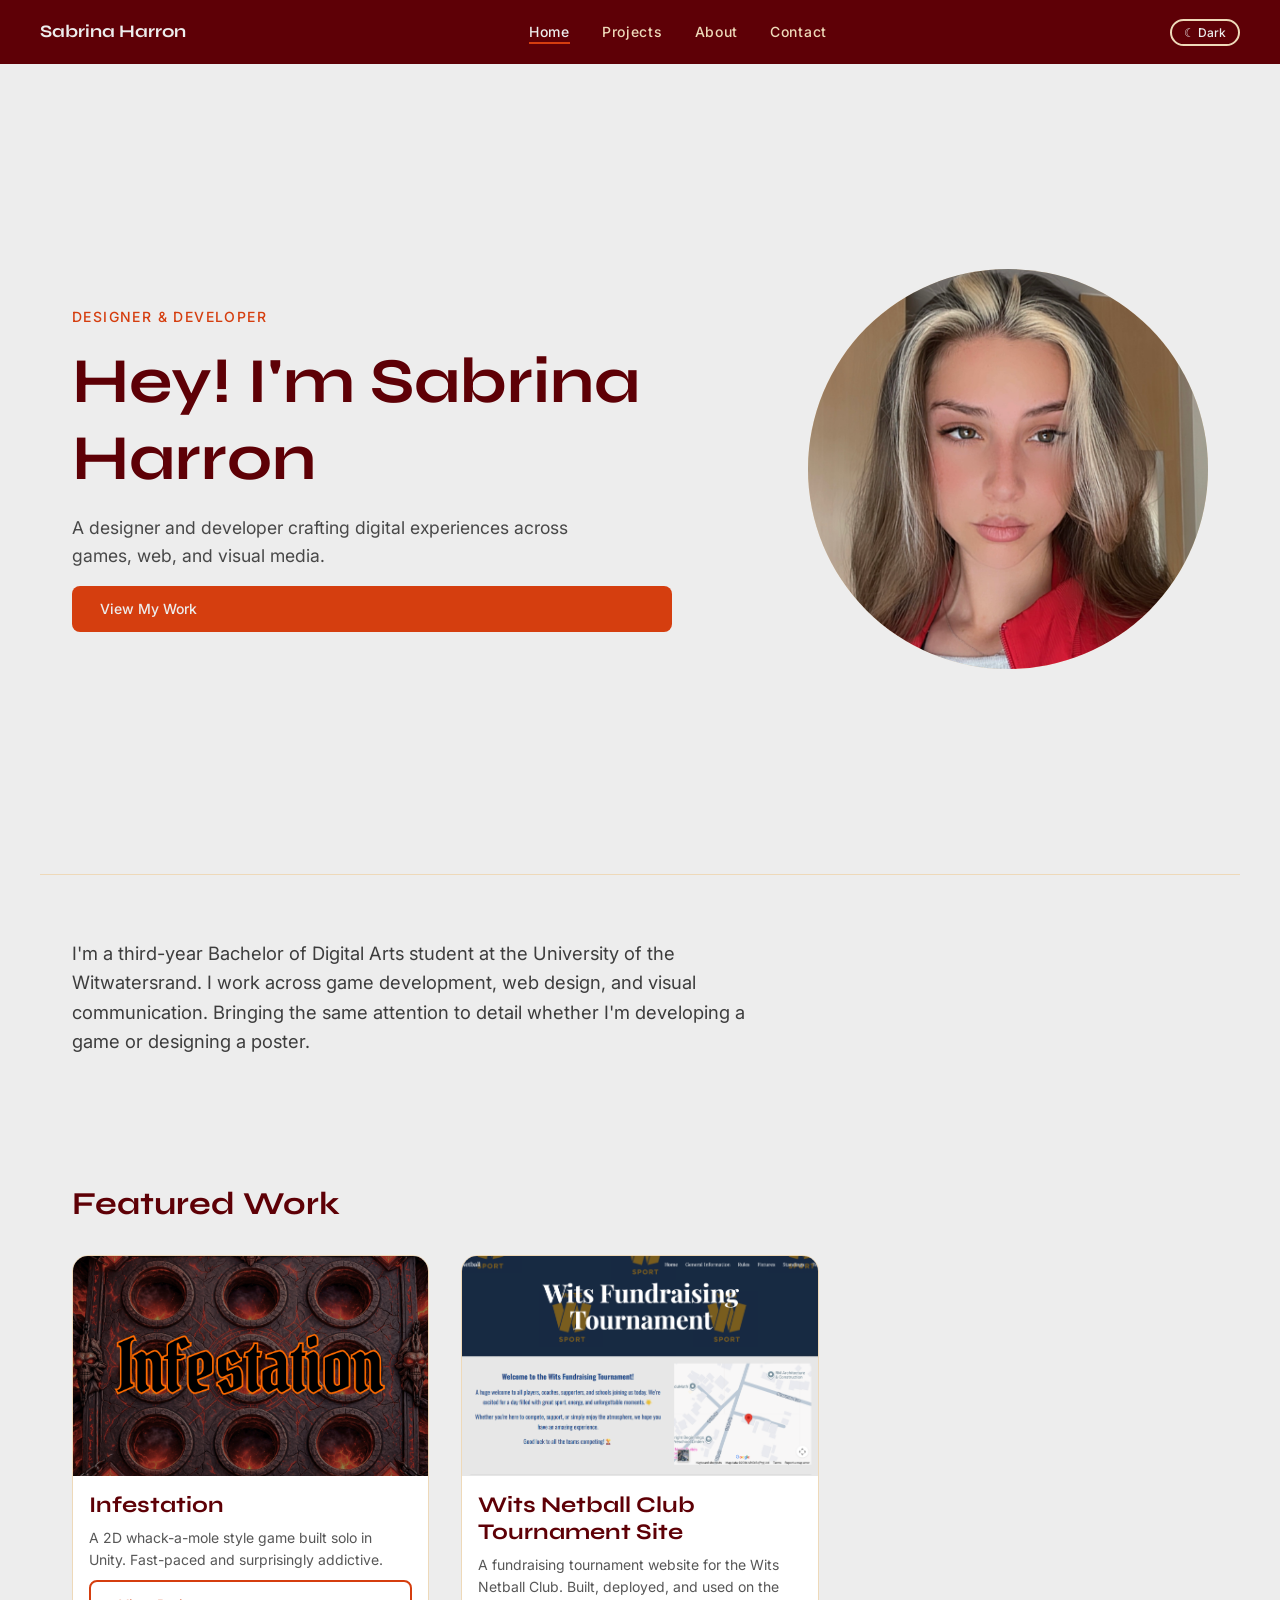
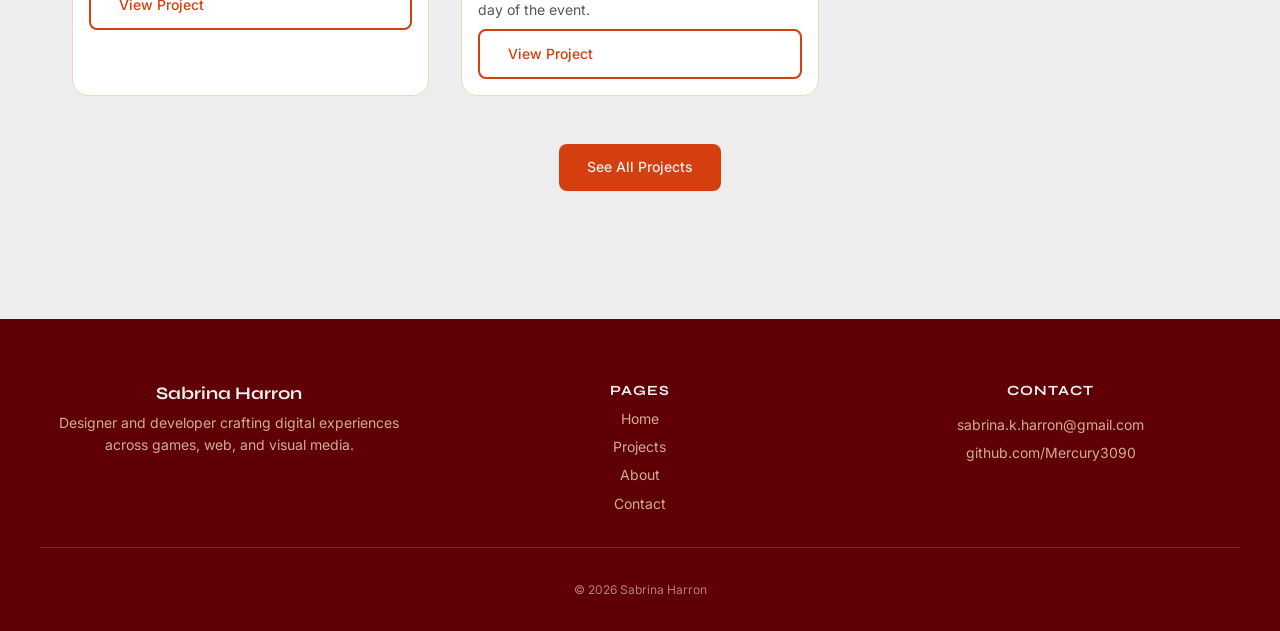
<file: index.html>
<!DOCTYPE html>
<html lang="en">
<head>
  <meta charset="UTF-8">
  <meta name="viewport" content="width=device-width, initial-scale=1.0">
  <title>Sabrina Harron — Designer & Developer</title>
  <link rel="stylesheet" href="css/styles.css">
  <script src="js/navigation.js" defer></script>
  <script src="js/theme.js" defer></script>

</head>
<body>

  <main>

    <section class="hero">
      <div class="hero-content">
        <p class="hero-tag">Designer & Developer</p>
        <h1>Hey! I'm Sabrina Harron</h1>
        <p class="hero-tagline">A designer and developer crafting digital experiences across games, web, and visual media.</p>
        <a href="projects.html" class="btn btn-primary">View My Work</a>
      </div>
      <div class="hero-visual">
        <img src="images/profile/profile2.jpg" alt="Portrait photo of Sabrina Harron">
      </div>
    </section>

    <section class="intro container">
      <p class="intro-text">I'm a third-year Bachelor of Digital Arts student at the University of the Witwatersrand. I work across game development, web design, and visual communication. Bringing the same attention to detail whether I'm developing a game or designing a poster.</p>
    </section>

    <section class="featured container">
      <h2>Featured Work</h2>
      <div class="featured-grid">

        <article class="project-card">
          <div class="card-image">
            <img src="images/projects/infestation.png" alt="Screenshot of Infestation, a 2D whack-a-mole game built in Unity">
          </div>
          <div class="card-body">
            <h3>Infestation</h3>
            <p>A 2D whack-a-mole style game built solo in Unity. Fast-paced and surprisingly addictive.</p>
            <a href="project-detail.html?project=1" class="btn btn-secondary">View Project</a>
          </div>
        </article>

        <article class="project-card">
          <div class="card-image">
            <img src="images/projects/wits-netball.png" alt="Screenshot of the Wits Netball Club fundraising tournament website">
          </div>
          <div class="card-body">
            <h3>Wits Netball Club Tournament Site</h3>
            <p>A fundraising tournament website for the Wits Netball Club. Built, deployed, and used on the day of the event.</p>
            <a href="project-detail.html?project=3" class="btn btn-secondary">View Project</a>
          </div>
        </article>

      </div>
      <div class="featured-cta">
        <a href="projects.html" class="btn btn-primary">See All Projects</a>
      </div>
    </section>

  </main>

  <footer class="site-footer">
  <div class="footer-grid">
    <div class="footer-brand">
      <h3>Sabrina Harron</h3>
      <p>Designer and developer crafting digital experiences across games, web, and visual media.</p>
    </div>
    <div class="footer-links">
      <h4>Pages</h4>
      <ul>
        <li><a href="index.html">Home</a></li>
        <li><a href="projects.html">Projects</a></li>
        <li><a href="about.html">About</a></li>
        <li><a href="contact.html">Contact</a></li>
      </ul>
    </div>
    <div class="footer-contact">
      <h4>Contact</h4>
      <a href="mailto:sabrina.k.harron@gmail.com">sabrina.k.harron@gmail.com</a>
      <a href="https://github.com/Mercury3090" target="_blank" rel="noopener">github.com/Mercury3090</a>
    </div>
  </div>
  <div class="footer-bottom">
    <p>&copy; 2026 Sabrina Harron</p>
  </div>
</footer>

</body>
</html>
</file>
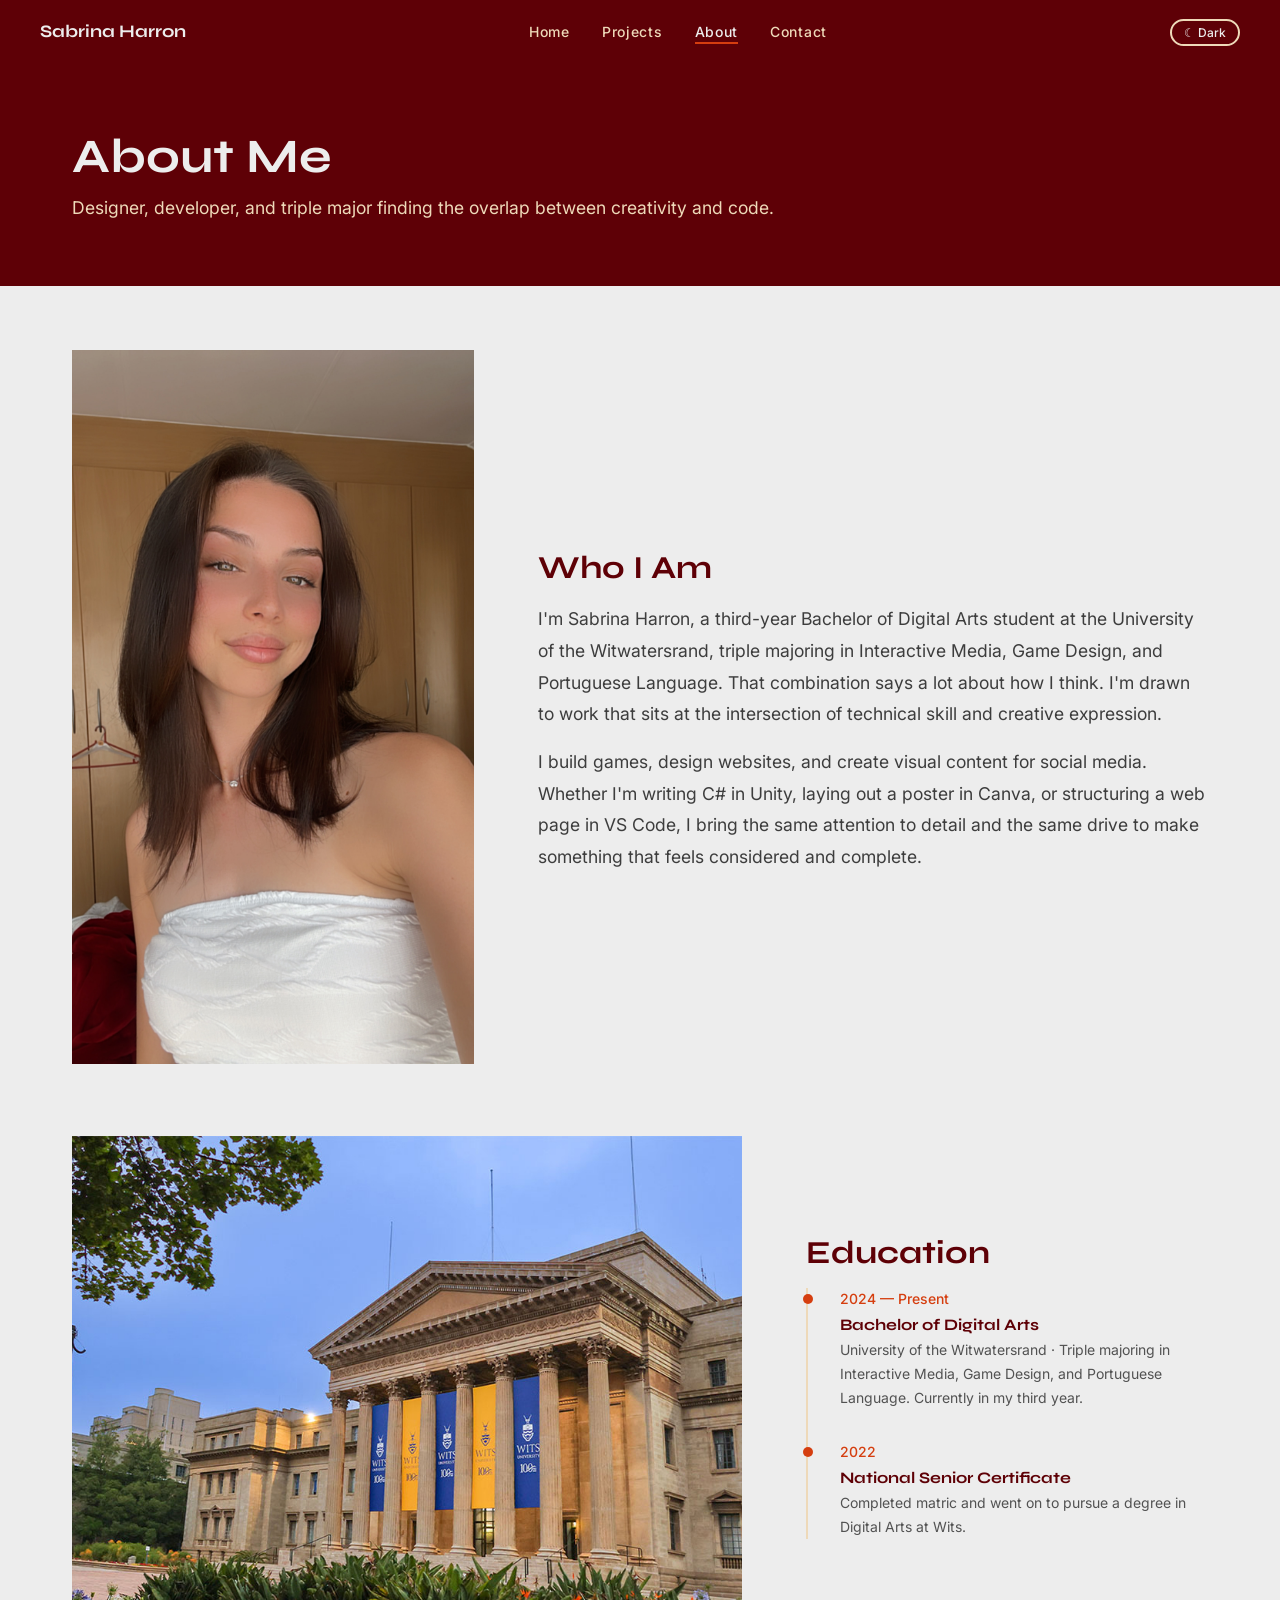
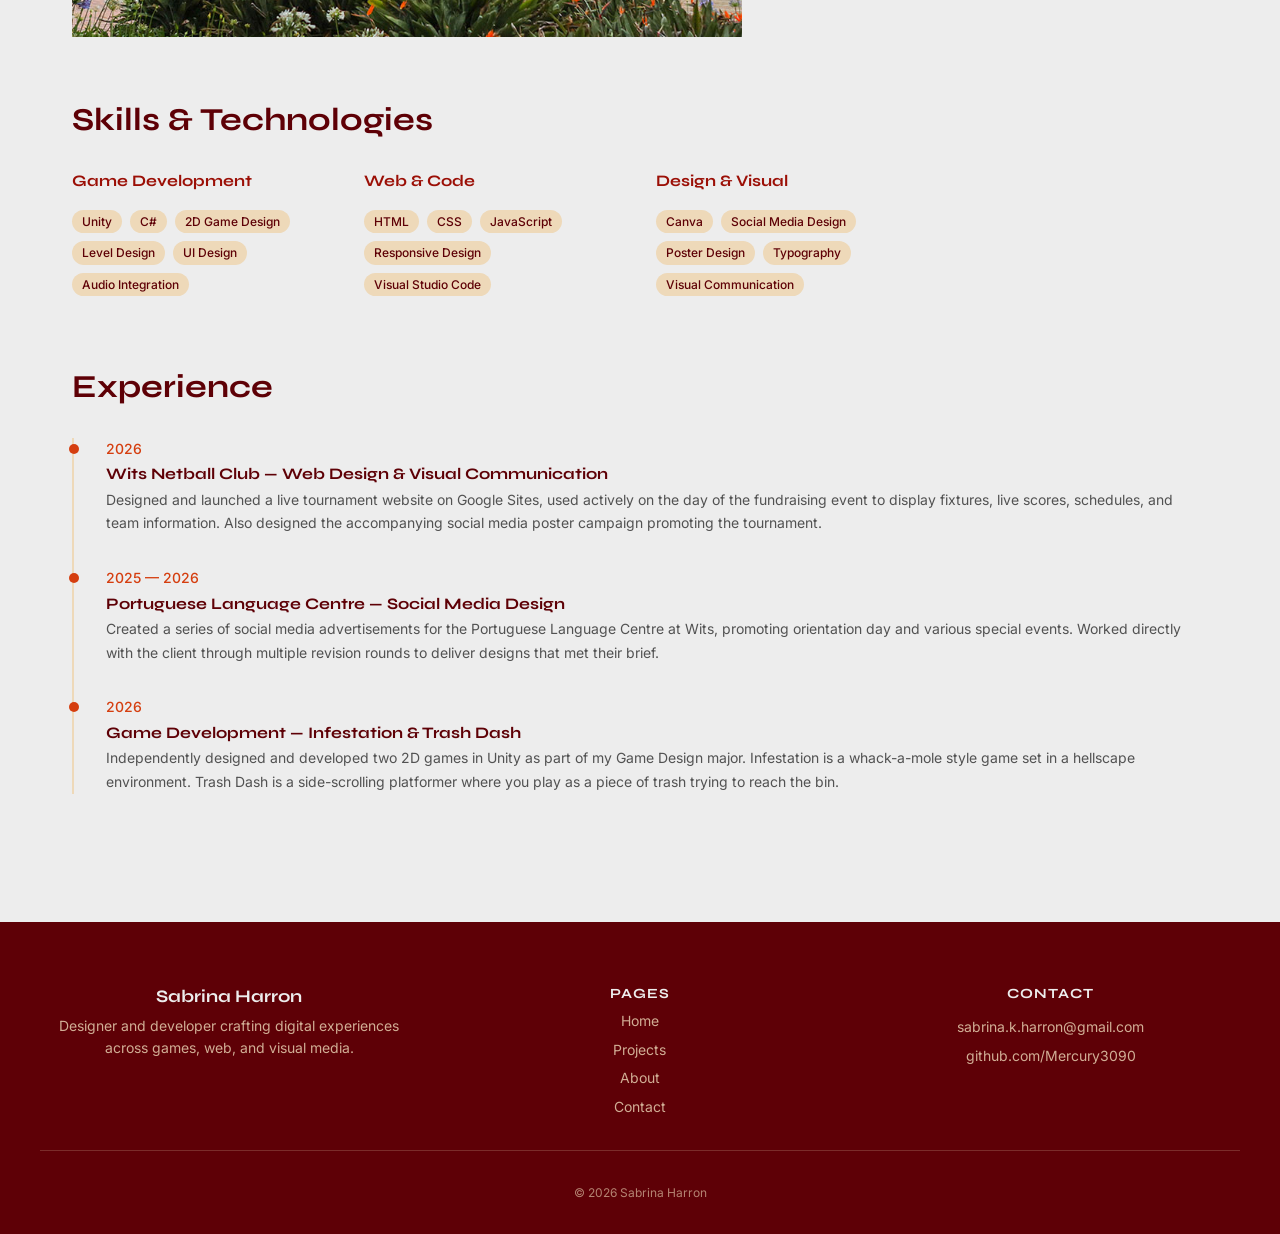
<file: about.html>
<!DOCTYPE html>
<html lang="en">
<head>
  <meta charset="UTF-8">
  <meta name="viewport" content="width=device-width, initial-scale=1.0">
  <title>About — Sabrina Harron</title>
  <link rel="stylesheet" href="css/styles.css">
  <script src="js/navigation.js" defer></script>
  <script src="js/theme.js" defer></script>
  
</head>
<body>
  <main>
    <section class="page-header">
      <div class="container">
        <h1>About Me</h1>
        <p>Designer, developer, and triple major finding the overlap between creativity and code.</p>
      </div>
    </section>

    <section class="about-section container">

      <div class="about-row">
        <div class="about-image">
          <img src="images/profile/profile.JPG" alt="Portrait photo of Sabrina Harron">
        </div>
        <div class="about-text">
          <h2>Who I Am</h2>
          <p>
            I'm Sabrina Harron, a third-year Bachelor of Digital Arts student at the University 
            of the Witwatersrand, triple majoring in Interactive Media, Game Design, and 
            Portuguese Language. That combination says a lot about how I think. I'm drawn to 
            work that sits at the intersection of technical skill and creative expression.
          </p>
          <p>
            I build games, design websites, and create visual content for social media. Whether 
            I'm writing C# in Unity, laying out a poster in Canva, or structuring a web page 
            in VS Code, I bring the same attention to detail and the same drive to make 
            something that feels considered and complete.
          </p>
        </div>
      </div>

      <div class="about-row about-row-reverse">
        <div class="about-text">
          <h2>Education</h2>
          <div class="timeline">
            <div class="timeline-item">
              <span class="timeline-year">2024 — Present</span>
              <h3>Bachelor of Digital Arts</h3>
              <p>University of the Witwatersrand · Triple majoring in Interactive Media, 
              Game Design, and Portuguese Language. Currently in my third year.</p>
            </div>
            <div class="timeline-item">
              <span class="timeline-year">2022</span>
              <h3>National Senior Certificate</h3>
              <p>Completed matric and went on to pursue a degree in Digital Arts at Wits.</p>
            </div>
          </div>
        </div>
            <div class="about-image about-image-secondary">
              <img src="images/projects/wits.jpg" alt="University of the Witwatersrand campus">
            </div>
        </div>
      </div>

      <div class="about-skills">
        <h2>Skills & Technologies</h2>
        <div class="skills-grid">

          <div class="skill-group">
            <h3>Game Development</h3>
            <div class="card-tags">
              <span class="tag">Unity</span>
              <span class="tag">C#</span>
              <span class="tag">2D Game Design</span>
              <span class="tag">Level Design</span>
              <span class="tag">UI Design</span>
              <span class="tag">Audio Integration</span>
            </div>
          </div>

          <div class="skill-group">
            <h3>Web & Code</h3>
            <div class="card-tags">
              <span class="tag">HTML</span>
              <span class="tag">CSS</span>
              <span class="tag">JavaScript</span>
              <span class="tag">Responsive Design</span>
              <span class="tag">Visual Studio Code</span>
            </div>
          </div>

          <div class="skill-group">
            <h3>Design & Visual</h3>
            <div class="card-tags">
              <span class="tag">Canva</span>
              <span class="tag">Social Media Design</span>
              <span class="tag">Poster Design</span>
              <span class="tag">Typography</span>
              <span class="tag">Visual Communication</span>
            </div>
          </div>

        </div>
      </div>

      <div class="about-experience">
        <h2>Experience</h2>
        <div class="timeline">

          <div class="timeline-item">
            <span class="timeline-year">2026</span>
            <h3>Wits Netball Club — Web Design & Visual Communication</h3>
            <p>Designed and launched a live tournament website on Google Sites, used 
            actively on the day of the fundraising event to display fixtures, live scores, 
            schedules, and team information. Also designed the accompanying social media 
            poster campaign promoting the tournament.</p>
          </div>

          <div class="timeline-item">
            <span class="timeline-year">2025 — 2026</span>
            <h3>Portuguese Language Centre — Social Media Design</h3>
            <p>Created a series of social media advertisements for the Portuguese Language 
            Centre at Wits, promoting orientation day and various special events. Worked 
            directly with the client through multiple revision rounds to deliver designs 
            that met their brief.</p>
          </div>

          <div class="timeline-item">
            <span class="timeline-year">2026</span>
            <h3>Game Development — Infestation & Trash Dash</h3>
            <p>Independently designed and developed two 2D games in Unity as part of my 
            Game Design major. Infestation is a whack-a-mole style game set in a hellscape 
            environment. Trash Dash is a side-scrolling platformer where you play as a piece 
            of trash trying to reach the bin.</p>
          </div>

        </div>
      </div>

    </section>

  </main>

  <footer class="site-footer">
  <div class="footer-grid">
    <div class="footer-brand">
      <h3>Sabrina Harron</h3>
      <p>Designer and developer crafting digital experiences across games, web, and visual media.</p>
    </div>
    <div class="footer-links">
      <h4>Pages</h4>
      <ul>
        <li><a href="index.html">Home</a></li>
        <li><a href="projects.html">Projects</a></li>
        <li><a href="about.html">About</a></li>
        <li><a href="contact.html">Contact</a></li>
      </ul>
    </div>
    <div class="footer-contact">
      <h4>Contact</h4>
      <a href="mailto:sabrina.k.harron@gmail.com">sabrina.k.harron@gmail.com</a>
      <a href="https://github.com/Mercury3090" target="_blank" rel="noopener">github.com/Mercury3090</a>
    </div>
  </div>
  <div class="footer-bottom">
    <p>&copy; 2026 Sabrina Harron</p>
  </div>
</footer>

</body>
</html>
</file>
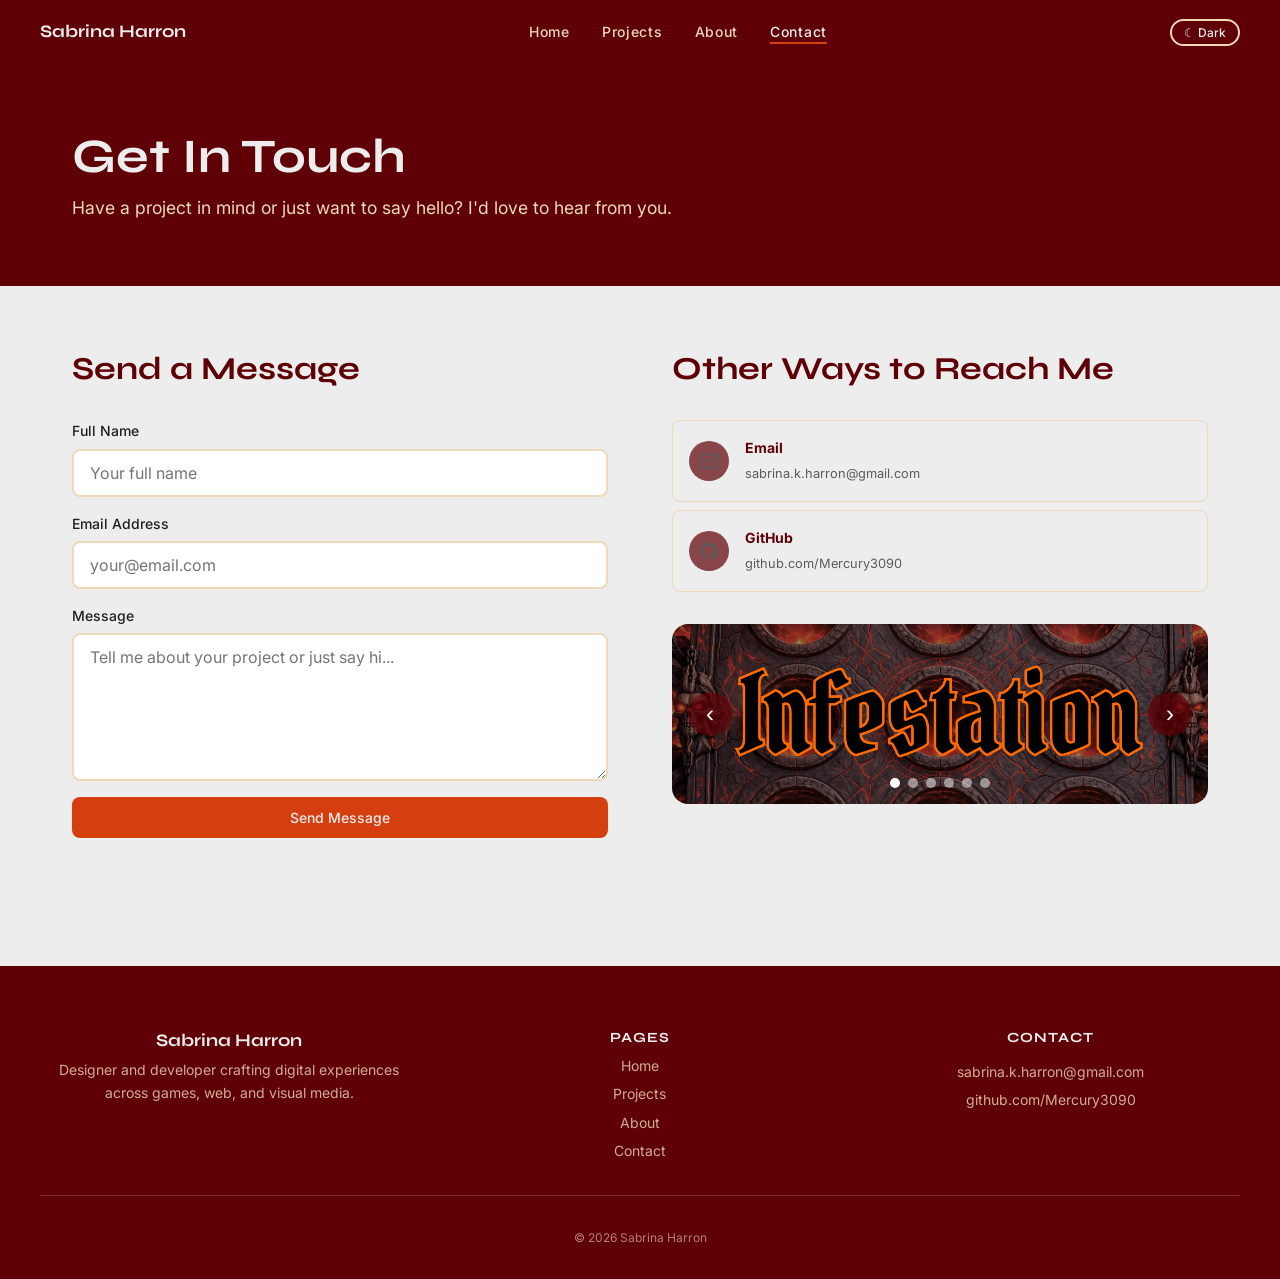
<file: contact.html>
<!DOCTYPE html>
<html lang="en">
<head>
  <meta charset="UTF-8">
  <meta name="viewport" content="width=device-width, initial-scale=1.0">
  <title>Contact — Sabrina Harron</title>
  <link rel="stylesheet" href="css/styles.css">
  <script src="js/navigation.js" defer></script>
  <script src="js/validation.js" defer></script>
  <script src="js/gallery.js" defer></script>
  <script src="js/theme.js" defer></script>

</head>
<body>

  <main>

    <section class="page-header">
      <div class="container">
        <h1>Get In Touch</h1>
        <p>Have a project in mind or just want to say hello? I'd love to hear from you.</p>
      </div>
    </section>

    <section class="contact-section container">

      <div class="contact-grid">

        <div class="contact-form-wrapper">
          <h2>Send a Message</h2>

          <form class="contact-form" id="contact-form" novalidate>

            <div class="form-group">
              <label for="name">Full Name</label>
              <input
                type="text"
                id="name"
                name="name"
                placeholder="Your full name"
                autocomplete="name"
              >
              <span class="form-error" id="name-error"></span>
            </div>

            <div class="form-group">
              <label for="email">Email Address</label>
              <input
                type="email"
                id="email"
                name="email"
                placeholder="your@email.com"
                autocomplete="email"
              >
              <span class="form-error" id="email-error"></span>
            </div>

            <div class="form-group">
              <label for="message">Message</label>
              <textarea
                id="message"
                name="message"
                rows="6"
                placeholder="Tell me about your project or just say hi..."
              ></textarea>
              <span class="form-error" id="message-error"></span>
            </div>

            <button type="submit" class="btn btn-primary">Send Message</button>

            <div class="form-success" id="form-success">
              <p>Thanks for your message! I'll get back to you soon.</p>
            </div>

          </form>
        </div>

        <div class="contact-info">

          <h2>Other Ways to Reach Me</h2>

          <div class="contact-methods">

            <a href="mailto:sabrina.k.harron@gmail.com" class="contact-method">
              <span class="contact-icon">
                <svg xmlns="http://www.w3.org/2000/svg" width="20" height="20" viewBox="0 0 24 24" fill="none" stroke="currentColor" stroke-width="2" stroke-linecap="round" stroke-linejoin="round">
                  <rect x="2" y="4" width="20" height="16" rx="2"/>
                  <path d="m22 7-8.97 5.7a1.94 1.94 0 0 1-2.06 0L2 7"/>
                </svg>
              </span>
              <div>
                <strong>Email</strong>
                <span>sabrina.k.harron@gmail.com</span>
              </div>
            </a>

            <a href="https://github.com/Mercury3090" target="_blank" rel="noopener" class="contact-method">
              <span class="contact-icon">
                <svg xmlns="http://www.w3.org/2000/svg" width="20" height="20" viewBox="0 0 24 24" fill="currentColor">
                  <path d="M12 2C6.477 2 2 6.477 2 12c0 4.42 2.865 8.17 6.839 9.49.5.092.682-.217.682-.482 0-.237-.008-.866-.013-1.7-2.782.604-3.369-1.34-3.369-1.34-.454-1.156-1.11-1.464-1.11-1.464-.908-.62.069-.608.069-.608 1.003.07 1.531 1.03 1.531 1.03.892 1.529 2.341 1.087 2.91.832.092-.647.35-1.088.636-1.338-2.22-.253-4.555-1.11-4.555-4.943 0-1.091.39-1.984 1.029-2.683-.103-.253-.446-1.27.098-2.647 0 0 .84-.269 2.75 1.025A9.578 9.578 0 0 1 12 6.836a9.59 9.59 0 0 1 2.504.337c1.909-1.294 2.747-1.025 2.747-1.025.546 1.377.202 2.394.1 2.647.64.699 1.028 1.592 1.028 2.683 0 3.842-2.339 4.687-4.566 4.935.359.309.678.919.678 1.852 0 1.336-.012 2.415-.012 2.741 0 .267.18.578.688.48C19.138 20.167 22 16.418 22 12c0-5.523-4.477-10-10-10z"/>
                </svg>
              </span>
              <div>
                <strong>GitHub</strong>
                <span>github.com/Mercury3090</span>
              </div>
            </a>

          </div>

          <div class="gallery contact-gallery">
            <div class="gallery-track" id="gallery-track">
              <img src="images/projects/infestation.png" alt="Preview of Infestation game" class="gallery-slide">
              <img src="images/projects/trash-dash-7.png" alt="Preview of Trash Dash game" class="gallery-slide">
              <img src="images/projects/wits-netball.png" alt="Preview of Wits Netball tournament website" class="gallery-slide">
              <img src="images/projects/portuguese-ads-3.png" alt="Preview of Portuguese Language Centre ads" class="gallery-slide">
              <img src="images/projects/wits-7.png" alt="Preview of Wits Netball tournament posters" class="gallery-slide">
              <img src="images/projects/wits-8.png" alt="Preview of Wits Fundraising Tournament Design Pack" class="gallery-slide">
            </div>
            <button class="gallery-btn gallery-prev" aria-label="Previous image">&#8249;</button>
            <button class="gallery-btn gallery-next" aria-label="Next image">&#8250;</button>
            <div class="gallery-dots" id="gallery-dots"></div>
          </div>

        </div>

      </div>

    </section>

  </main>

  <footer class="site-footer">
  <div class="footer-grid">
    <div class="footer-brand">
      <h3>Sabrina Harron</h3>
      <p>Designer and developer crafting digital experiences across games, web, and visual media.</p>
    </div>
    <div class="footer-links">
      <h4>Pages</h4>
      <ul>
        <li><a href="index.html">Home</a></li>
        <li><a href="projects.html">Projects</a></li>
        <li><a href="about.html">About</a></li>
        <li><a href="contact.html">Contact</a></li>
      </ul>
    </div>
    <div class="footer-contact">
      <h4>Contact</h4>
      <a href="mailto:sabrina.k.harron@gmail.com">sabrina.k.harron@gmail.com</a>
      <a href="https://github.com/Mercury3090" target="_blank" rel="noopener">github.com/Mercury3090</a>
    </div>
  </div>
  <div class="footer-bottom">
    <p>&copy; 2026 Sabrina Harron</p>
  </div>
</footer>
    <script>
      document.addEventListener('DOMContentLoaded', () => {
        initGallery();
      });
    </script>
</body>
</html>
</file>
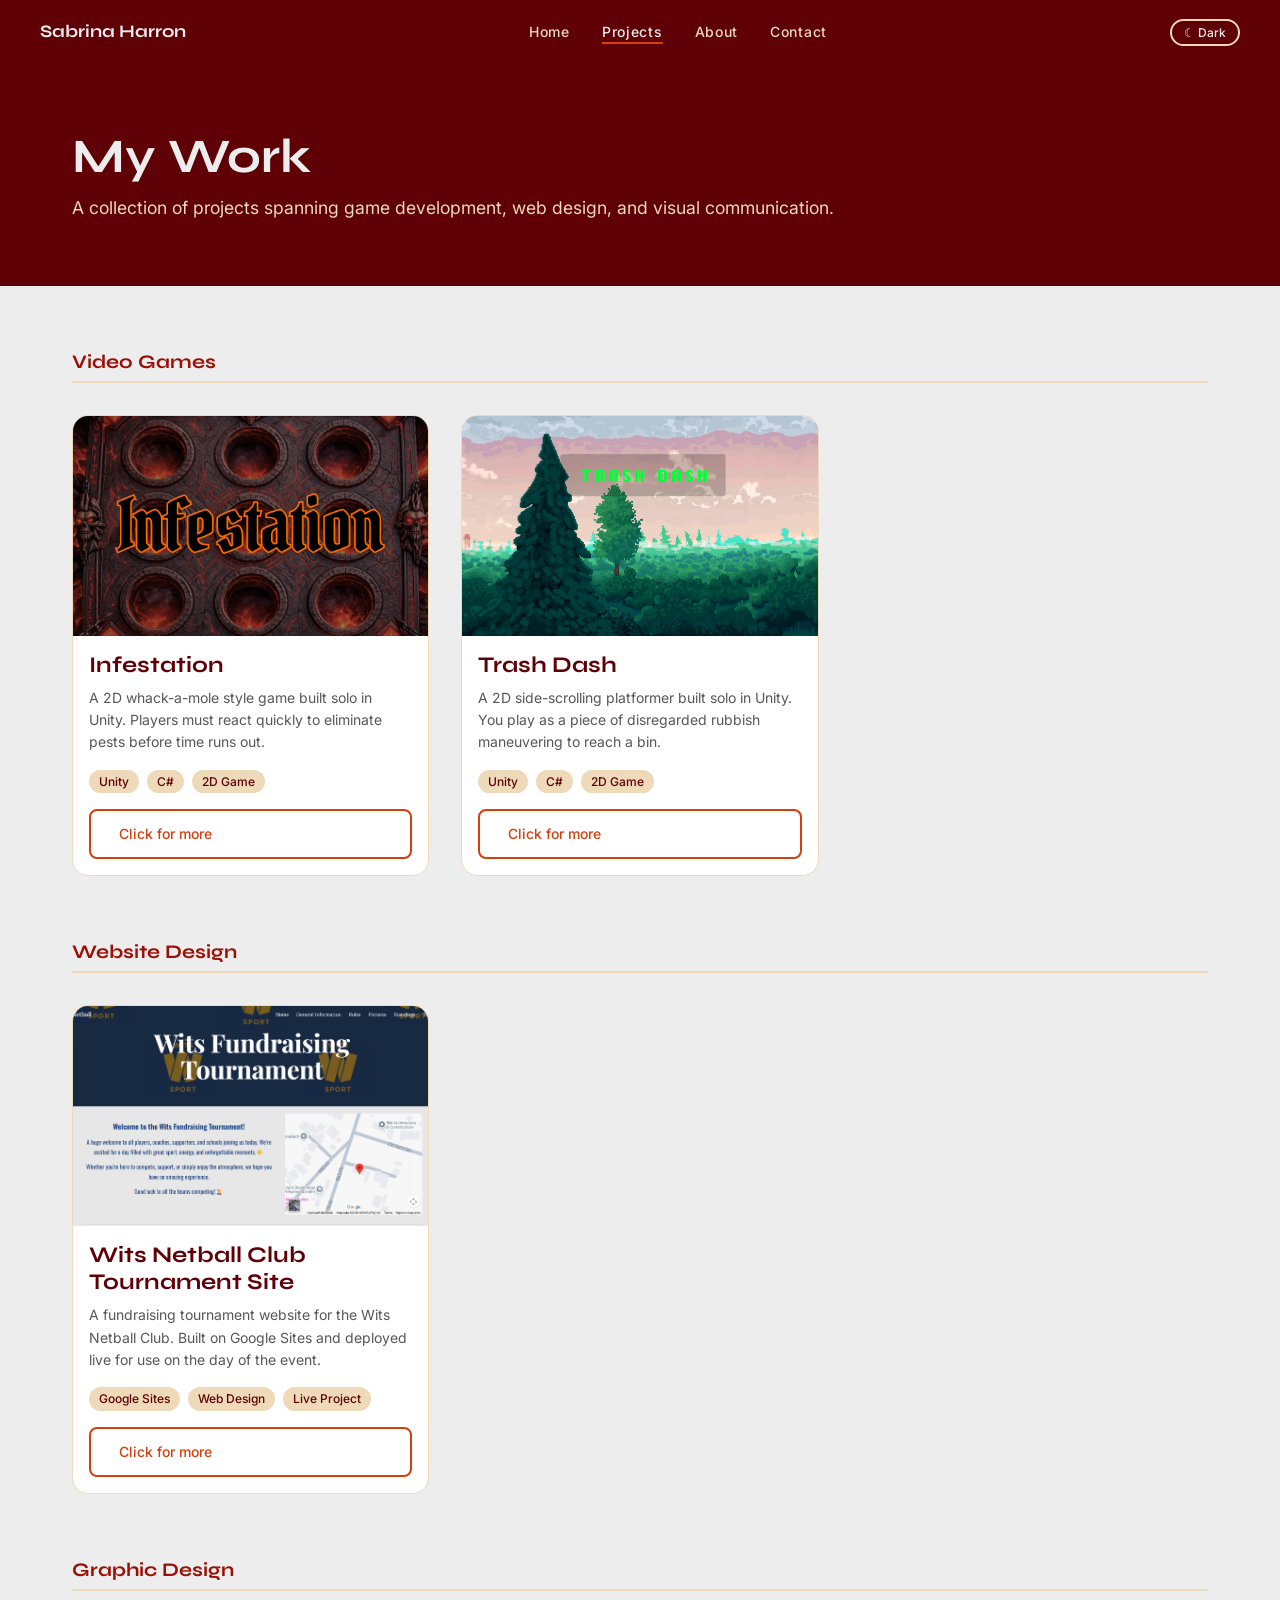
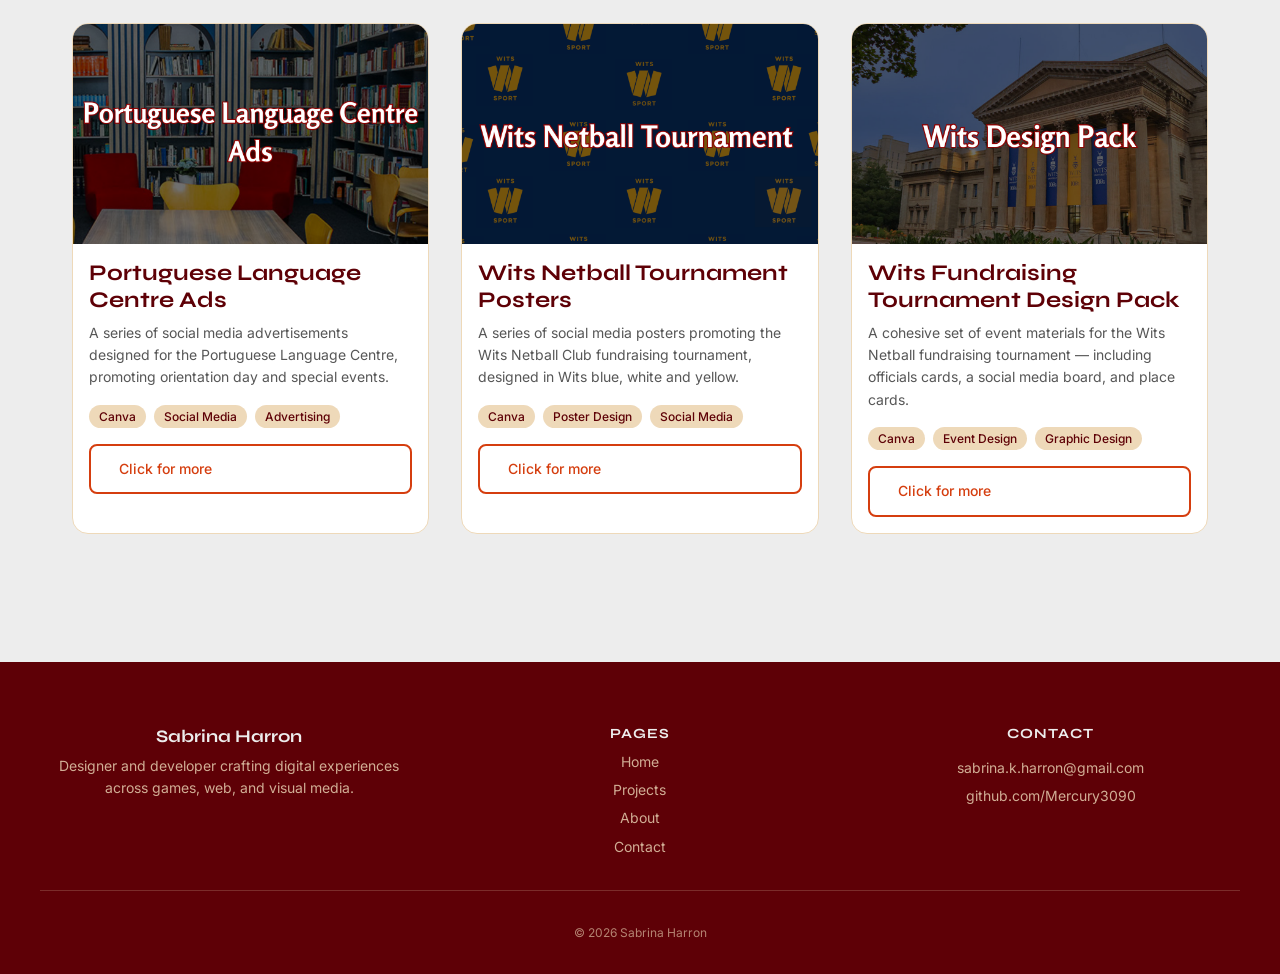
<file: project-detail.html>
<!DOCTYPE html>
<html lang="en">
<head>
  <meta charset="UTF-8">
  <meta name="viewport" content="width=device-width, initial-scale=1.0">
  <title>Project — Sabrina Harron</title>
  <link rel="stylesheet" href="css/styles.css">
  <script src="js/navigation.js" defer></script>
  <script src="js/gallery.js" defer></script>
  <script src="js/project-detail.js" defer></script>
  <script src="js/theme.js" defer></script>

</head>
<body>

  <main>

    <section class="page-header">
      <div class="container">
        <a href="projects.html" class="back-link">&larr; Back to Projects</a>
        <h1 id="project-title">Loading...</h1>
        <p id="project-subtitle"></p>
      </div>
    </section>

    <section class="project-detail container">

      <div class="gallery">
        <div class="gallery-track" id="gallery-track"></div>
        <button class="gallery-btn gallery-prev" aria-label="Previous image">&#8249;</button>
        <button class="gallery-btn gallery-next" aria-label="Next image">&#8250;</button>
        <div class="gallery-dots" id="gallery-dots"></div>
      </div>

      <div class="detail-grid">

        <div class="detail-block">
          <h2>Overview</h2>
          <p id="project-overview"></p>
        </div>

        <div class="detail-block">
          <h2>Process & Design Decisions</h2>
          <p id="project-process"></p>
        </div>

        <div class="detail-block">
          <h2>Tools & Technologies</h2>
          <div class="card-tags" id="project-tools"></div>
        </div>

        <div class="detail-block">
          <h2>Outcome & Reflection</h2>
          <p id="project-outcome"></p>
        </div>

      </div>

    </section>

  </main>

  <footer class="site-footer">
  <div class="footer-grid">
    <div class="footer-brand">
      <h3>Sabrina Harron</h3>
      <p>Designer and developer crafting digital experiences across games, web, and visual media.</p>
    </div>
    <div class="footer-links">
      <h4>Pages</h4>
      <ul>
        <li><a href="index.html">Home</a></li>
        <li><a href="projects.html">Projects</a></li>
        <li><a href="about.html">About</a></li>
        <li><a href="contact.html">Contact</a></li>
      </ul>
    </div>
    <div class="footer-contact">
      <h4>Contact</h4>
      <a href="mailto:sabrina.k.harron@gmail.com">sabrina.k.harron@gmail.com</a>
      <a href="https://github.com/Mercury3090" target="_blank" rel="noopener">github.com/Mercury3090</a>
    </div>
  </div>
  <div class="footer-bottom">
    <p>&copy; 2026 Sabrina Harron</p>
  </div>
</footer>

</body>
</html>
</file>
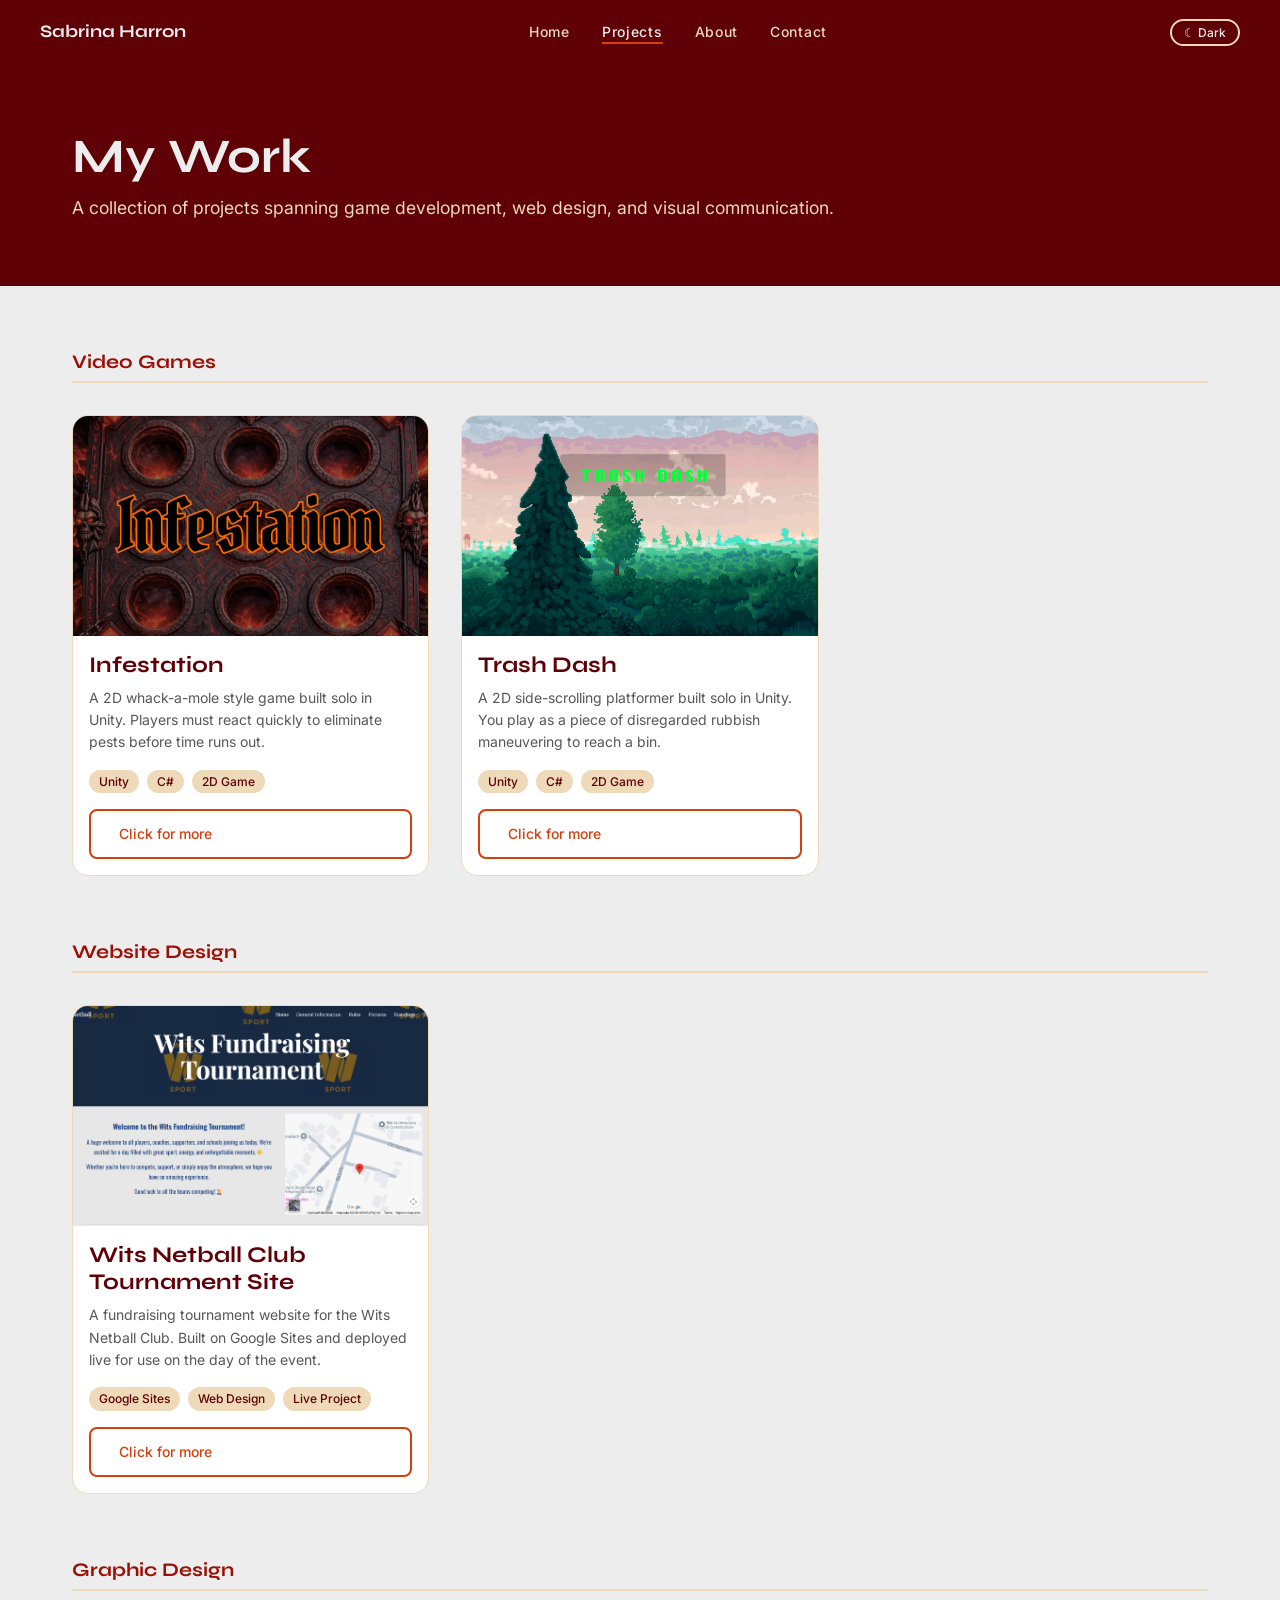
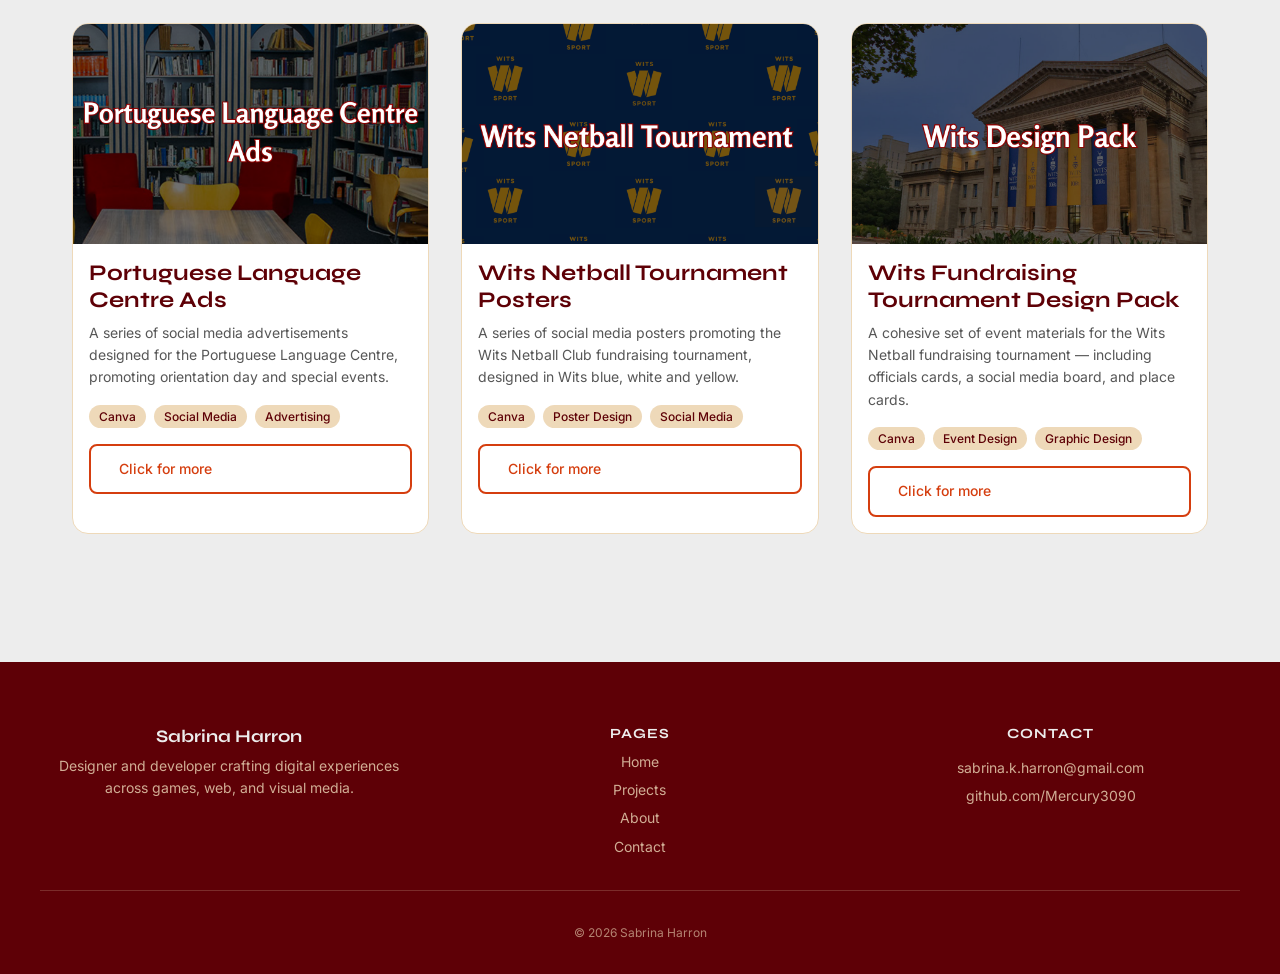
<file: projects.html>
<!DOCTYPE html>
<html lang="en">
<head>
  <meta charset="UTF-8">
  <meta name="viewport" content="width=device-width, initial-scale=1.0">
  <title>Projects — Sabrina Harron</title>
  <link rel="stylesheet" href="css/styles.css">
  <script src="js/navigation.js" defer></script>
  <script src="js/modal.js" defer></script>
  <script src="js/theme.js" defer></script>

</head>
<body>

  <main>

    <section class="page-header">
      <div class="container">
        <h1>My Work</h1>
        <p>A collection of projects spanning game development, web design, and visual communication.</p>
      </div>
    </section>

    <section class="projects-section container">

      <div class="projects-category">
        <h2 class="category-title">Video Games</h2>
        <div class="projects-grid">

          <article class="project-card">
            <div class="card-image" data-modal="modal-1">
              <img src="images/projects/infestation.png" alt="Screenshot of Infestation, a 2D whack-a-mole game" loading="lazy">
              <div class="card-overlay"><span>Quick View</span></div>
            </div>
            <div class="card-body">
              <h3>Infestation</h3>
              <p>A 2D whack-a-mole style game built solo in Unity. Players must react quickly to eliminate pests before time runs out.</p>
              <div class="card-tags">
                <span class="tag">Unity</span>
                <span class="tag">C#</span>
                <span class="tag">2D Game</span>
              </div>
              <a href="project-detail.html?project=1" class="btn btn-secondary">Click for more</a>
            </div>
          </article>

          <article class="project-card">
            <div class="card-image" data-modal="modal-2">
              <img src="images/projects/trashdash.png" alt="Screenshot of Trash Dash, a 2D side-scrolling platformer" loading="lazy">
              <div class="card-overlay"><span>Quick View</span></div>
            </div>
            <div class="card-body">
              <h3>Trash Dash</h3>
              <p>A 2D side-scrolling platformer built solo in Unity. You play as a piece of disregarded rubbish maneuvering to reach a bin.</p>
              <div class="card-tags">
                <span class="tag">Unity</span>
                <span class="tag">C#</span>
                <span class="tag">2D Game</span>
              </div>
              <a href="project-detail.html?project=2" class="btn btn-secondary">Click for more</a>
            </div>
          </article>

        </div>
      </div>

      <div class="projects-category">
        <h2 class="category-title">Website Design</h2>
        <div class="projects-grid">

          <article class="project-card">
            <div class="card-image" data-modal="modal-3">
              <img src="images/projects/wits-netball.png" alt="Screenshot of the Wits Netball Club fundraising tournament website" loading="lazy">
              <div class="card-overlay"><span>Quick View</span></div>
            </div>
            <div class="card-body">
              <h3>Wits Netball Club Tournament Site</h3>
              <p>A fundraising tournament website for the Wits Netball Club. Built on Google Sites and deployed live for use on the day of the event.</p>
              <div class="card-tags">
                <span class="tag">Google Sites</span>
                <span class="tag">Web Design</span>
                <span class="tag">Live Project</span>
              </div>
              <a href="project-detail.html?project=3" class="btn btn-secondary">Click for more</a>
            </div>
          </article>

        </div>
      </div>

      <div class="projects-category">
        <h2 class="category-title">Graphic Design</h2>
        <div class="projects-grid">

          <article class="project-card">
            <div class="card-image" data-modal="modal-4">
              <img src="images/projects/portuguese-ads-3.png" alt="Social media advertisements created for the Portuguese Language Centre" loading="lazy">
              <div class="card-overlay"><span>Quick View</span></div>
            </div>
            <div class="card-body">
              <h3>Portuguese Language Centre Ads</h3>
              <p>A series of social media advertisements designed for the Portuguese Language Centre, promoting orientation day and special events.</p>
              <div class="card-tags">
                <span class="tag">Canva</span>
                <span class="tag">Social Media</span>
                <span class="tag">Advertising</span>
              </div>
              <a href="project-detail.html?project=4" class="btn btn-secondary">Click for more</a>
            </div>
          </article>

          <article class="project-card">
            <div class="card-image" data-modal="modal-5">
              <img src="images/projects/wits-7.png" alt="Social media posters created for the Wits Netball fundraising tournament" loading="lazy">
              <div class="card-overlay"><span>Quick View</span></div>
            </div>
            <div class="card-body">
              <h3>Wits Netball Tournament Posters</h3>
              <p>A series of social media posters promoting the Wits Netball Club fundraising tournament, designed in Wits blue, white and yellow.</p>
              <div class="card-tags">
                <span class="tag">Canva</span>
                <span class="tag">Poster Design</span>
                <span class="tag">Social Media</span>
              </div>
              <a href="project-detail.html?project=5" class="btn btn-secondary">Click for more</a>
            </div>
          </article>

          <article class="project-card">
            <div class="card-image" data-modal="modal-6">
              <img src="images/projects/wits-8.png" alt="Wits Fundraising Tournament Design Pack showing officials cards and event materials" loading="lazy">
              <div class="card-overlay"><span>Quick View</span></div>
            </div>
            <div class="card-body">
              <h3>Wits Fundraising Tournament Design Pack</h3>
              <p>A cohesive set of event materials for the Wits Netball fundraising tournament — including officials cards, a social media board, and place cards.</p>
              <div class="card-tags">
                <span class="tag">Canva</span>
                <span class="tag">Event Design</span>
                <span class="tag">Graphic Design</span>
              </div>
              <a href="project-detail.html?project=6" class="btn btn-secondary">Click for more</a>
            </div>
          </article>
        </div>
      </div>

    </section>

  </main>

  <div id="modal-1" class="modal" role="dialog" aria-modal="true" aria-label="Infestation details">
    <div class="modal-content">
      <button class="modal-close" aria-label="Close modal">&times;</button>
      <img src="images/projects/infestation.png" alt="Infestation game screenshot enlarged">
      <h3>Infestation</h3>
      <p>A 2D whack-a-mole style game built solo in Unity. Players must react quickly to eliminate pests before time runs out.</p>
    </div>
  </div>

  <div id="modal-2" class="modal" role="dialog" aria-modal="true" aria-label="Trash Dash details">
    <div class="modal-content">
      <button class="modal-close" aria-label="Close modal">&times;</button>
      <img src="images/projects/trashdash.png" alt="Trash Dash game screenshot enlarged">
      <h3>Trash Dash</h3>
      <p>A 2D side-scrolling platformer built solo in Unity. Play as a piece of trash navigating environments to reach the bin.</p>
    </div>
  </div>

  <div id="modal-3" class="modal" role="dialog" aria-modal="true" aria-label="Wits Netball site details">
    <div class="modal-content">
      <button class="modal-close" aria-label="Close modal">&times;</button>
      <img src="images/projects/wits-netball.png" alt="Wits Netball Club tournament website screenshot enlarged">
      <h3>Wits Netball Club Tournament Site</h3>
      <p>A fundraising tournament website built on Google Sites and deployed live for use on the day of the event.</p>
    </div>
  </div>

  <div id="modal-4" class="modal" role="dialog" aria-modal="true" aria-label="Portuguese Language Centre ads details">
    <div class="modal-content">
      <button class="modal-close" aria-label="Close modal">&times;</button>
      <img src="images/projects/portuguese-ads.png" alt="Portuguese Language Centre social media ads enlarged">
      <h3>Portuguese Language Centre Ads</h3>
      <p>A series of social media advertisements for the Portuguese Language Centre, promoting orientation day and special events.</p>
    </div>
  </div>

  <div id="modal-5" class="modal" role="dialog" aria-modal="true" aria-label="Wits Netball tournament posters details">
    <div class="modal-content">
      <button class="modal-close" aria-label="Close modal">&times;</button>
      <img src="images/projects/tournament-posters.png" alt="Wits Netball tournament social media posters enlarged">
      <h3>Wits Netball Tournament Posters</h3>
      <p>A series of social media posters promoting the Wits Netball Club fundraising tournament.</p>
    </div>
  </div>

  <div id="modal-6" class="modal" role="dialog" aria-modal="true" aria-label="Wits Fundraising Tournament Design Pack details">
    <div class="modal-content">
      <button class="modal-close" aria-label="Close modal">&times;</button>
      <img src="images/projects/tournament-design9.png" alt="Wits Fundraising Tournament Design Pack enlarged">
      <h3>Wits Fundraising Tournament Design Pack</h3>
      <p>A cohesive set of event materials for the Wits Netball fundraising tournament.Including officials cards, a social media board, and place cards.</p>
    </div>
  </div>

  <div class="modal-backdrop" id="modal-backdrop"></div>

  <footer class="site-footer">
  <div class="footer-grid">
    <div class="footer-brand">
      <h3>Sabrina Harron</h3>
      <p>Designer and developer crafting digital experiences across games, web, and visual media.</p>
    </div>
    <div class="footer-links">
      <h4>Pages</h4>
      <ul>
        <li><a href="index.html">Home</a></li>
        <li><a href="projects.html">Projects</a></li>
        <li><a href="about.html">About</a></li>
        <li><a href="contact.html">Contact</a></li>
      </ul>
    </div>
    <div class="footer-contact">
      <h4>Contact</h4>
      <a href="mailto:sabrina.k.harron@gmail.com">sabrina.k.harron@gmail.com</a>
      <a href="https://github.com/Mercury3090" target="_blank" rel="noopener">github.com/Mercury3090</a>
    </div>
  </div>
  <div class="footer-bottom">
    <p>&copy; 2026 Sabrina Harron</p>
  </div>
</footer>

</body>
</html>
</file>
<file: css/styles.css>
/* ── Fonts ── */
@import url('https://fonts.googleapis.com/css2?family=Syne:wght@400;500;700&family=Inter:wght@400;500&display=swap');

/* ── Variables ── */
:root {
  /* Colours */
  --color-deep-red: #5E0006; /*deep red*/
  --color-dark-red: #9B0F06; /*dark red*/
  --color-accent: #D53E0F;/*orange*/
  --color-beige: #EED9B9;/*beige*/
  --color-black: #1F1F1F;/*off-black*/
  --color-off-white: #EDEDED; /*off white*/

  /*TypographY*/
  --font-heading: 'Syne', sans-serif;
  --font-body: 'Inter', sans-serif;

  /*Type scale*/
  --text-h1: 3rem;
  --text-h2: 2rem;
  --text-h3: 1.4rem;
  --text-body: 1rem;
  --text-small: 0.875rem;

  /*Spacing*/
  --space-xs: 0.5rem;
  --space-sm: 1rem;
  --space-md: 2rem;
  --space-lg: 4rem;

  /*Border radius*/
  --radius-sm: 4px;
  --radius-md: 8px;
  --radius-lg: 16px;
}

/*BASE STYLE*/
* {
  margin: 0;
  padding: 0;
  box-sizing: border-box;
}

body {
  font-family: var(--font-body);
  font-size: var(--text-body);
  line-height: 1.6;
  color: var(--color-black);
  background-color: var(--color-off-white);
}

h1, h2, h3, h4 {
  font-family: var(--font-heading);
  font-weight: 700;
  line-height: 1.2;
}

h1 { font-size: var(--text-h1); }
h2 { font-size: var(--text-h2); }
h3 { font-size: var(--text-h3); }

/*NAVIGATION*/
.site-header {
  position: sticky;
  top: 0;
  z-index: 100;
  background-color: var(--color-deep-red);
  padding: 0 var(--space-md);
}

.nav {
  max-width: 1200px;
  margin: 0 auto;
  display: flex;
  align-items: center;
  justify-content: space-between;
  height: 64px;
}

.nav-logo {
  font-family: var(--font-heading);
  font-weight: 700;
  font-size: 1.1rem;
  color: var(--color-off-white);
  text-decoration: none;
}

.nav-links {
  list-style: none;
  display: flex;
  gap: var(--space-md);
}

.nav-links a {
  color: var(--color-beige);
  text-decoration: none;
  font-size: var(--text-small);
  font-weight: 500;
  letter-spacing: 0.05em;
  transition: color 0.2s ease;
}

.nav-links a:hover,
.nav-links a.active {
  color: var(--color-off-white);
}

.nav-links a.active {
  border-bottom: 2px solid var(--color-accent);
  padding-bottom: 2px;
}

/*HAMBURGER BUTTON*/
.nav-toggle {
  display: none;
  flex-direction: column;
  gap: 5px;
  background: none;
  border: none;
  cursor: pointer;
  padding: 4px;
}

.nav-toggle span {
  display: block;
  width: 24px;
  height: 2px;
  background-color: var(--color-off-white);
  transition: all 0.3s ease;
}

/*MOBILE STYLES*/
@media (max-width: 768px) {
  .nav-toggle {
    display: flex;
  }

  .nav-links {
    display: none;
    position: absolute;
    top: 64px;
    left: 0;
    right: 0;
    flex-direction: column;
    background-color: var(--color-deep-red);
    padding: var(--space-sm) var(--space-md);
    gap: var(--space-sm);
  }

  .nav-links.open {
    display: flex;
  }
}
/*UTILITIES */
.container {
  max-width: 1200px;
  margin: 0 auto;
  padding: 0 var(--space-md);
}

/*BUTTONS*/
.btn {
  display: inline-block;
  padding: 0.75rem 1.75rem;
  border-radius: var(--radius-md);
  font-family: var(--font-body);
  font-weight: 500;
  font-size: var(--text-small);
  text-decoration: none;
  cursor: pointer;
  border: none;
  transition: background-color 0.2s ease, transform 0.2s ease;
}

.btn:hover {
  transform: translateY(-2px);
}

.btn-primary {
  background-color: var(--color-accent);
  color: var(--color-off-white);
}

.btn-primary:hover {
  background-color: var(--color-dark-red);
}

.btn-secondary {
  background-color: transparent;
  color: var(--color-accent);
  border: 2px solid var(--color-accent);
}

.btn-secondary:hover {
  background-color: var(--color-accent);
  color: var(--color-off-white);
}

/*HERO INFO*/
.hero {
  min-height: 90vh;
  display: flex;
  align-items: center;
  justify-content: space-between;
  padding: var(--space-lg) var(--space-md);
  max-width: 1200px;
  margin: 0 auto;
  gap: var(--space-md);
}

.hero-content {
  max-width: 600px;
  display: flex;
  flex-direction: column;
  gap: var(--space-sm);
}

.hero-tag {
  font-size: var(--text-small);
  font-weight: 500;
  color: var(--color-accent);
  letter-spacing: 0.1em;
  text-transform: uppercase;
}

.hero h1 {
  font-size: clamp(2.5rem, 5vw, 4rem);
  color: var(--color-deep-red);
}

.hero-tagline {
  font-size: 1.1rem;
  color: var(--color-black);
  opacity: 0.8;
  max-width: 500px;
}

.hero-visual {
  width: 400px;
  height: 400px;
  border-radius: 50%;
  background-color: var(--color-beige);
  flex-shrink: 0;
}

.hero-visual img {
  width: 100%;
  height: 100%;
  object-fit: cover;
  border-radius: 50%;
}

/*INTRO*/
.intro {
  padding: var(--space-lg) var(--space-md);
  border-top: 1px solid var(--color-beige);
}

.intro-text {
  font-size: 1.15rem;
  max-width: 700px;
  color: var(--color-black);
  opacity: 0.85;
}

/*FEATURED PROJECTS*/
.featured {
  padding: var(--space-lg) var(--space-md);
  display: flex;
  flex-direction: column;
  gap: var(--space-md);
}

.featured h2 {
  color: var(--color-deep-red);
}

.featured-grid {
  display: grid;
  grid-template-columns: repeat(auto-fill, minmax(300px, 1fr));
  gap: var(--space-md);
}

.project-card {
  background-color: white;
  border-radius: var(--radius-lg);
  overflow: hidden;
  border: 1px solid var(--color-beige);
  transition: transform 0.3s ease, box-shadow 0.3s ease;
}

.project-card:hover {
  transform: translateY(-6px);
  box-shadow: 0 12px 32px rgba(94, 0, 6, 0.12);
}

.card-image {
  width: 100%;
  height: 220px;
  overflow: hidden;
  background-color: var(--color-beige);
}

.card-image img {
  width: 100%;
  height: 100%;
  object-fit: cover;
  transition: transform 0.3s ease;
}

.project-card:hover .card-image img {
  transform: scale(1.05);
}

.card-body {
  padding: var(--space-sm);
  display: flex;
  flex-direction: column;
  gap: var(--space-xs);
}

.card-body h3 {
  color: var(--color-deep-red);
}

.card-body p {
  color: var(--color-black);
  opacity: 0.75;
  font-size: var(--text-small);
}

.featured-cta {
  text-align: center;
  margin-top: var(--space-sm);
}

/*FOOTER*/
.site-footer {
  background-color: var(--color-deep-red);
  color: var(--color-beige);
  padding: var(--space-md);
  text-align: center;
  font-size: var(--text-small);
  margin-top: var(--space-lg);
}

@media (max-width: 768px) {
  .hero {
    flex-direction: column;
    min-height: auto;
    padding: var(--space-md);
    text-align: center;
    align-items: center;
  }

  .hero-visual {
    width: 250px;
    height: 250px;
  }

  .hero-tagline {
    margin: 0 auto;
  }
}
/*PAGE HEADER*/
.page-header {
  background-color: var(--color-deep-red);
  color: var(--color-off-white);
  padding: var(--space-lg) var(--space-md);
}

.page-header h1 {
  color: var(--color-off-white);
  margin-bottom: var(--space-xs);
}

.page-header p {
  color: var(--color-beige);
  font-size: 1.1rem;
}

/*PROJECTS SECTION*/
.projects-section {
  padding: var(--space-lg) var(--space-md);
  display: flex;
  flex-direction: column;
  gap: var(--space-lg);
}

.projects-category {
  display: flex;
  flex-direction: column;
  gap: var(--space-md);
}

.category-title {
  font-size: 1.2rem;
  color: var(--color-dark-red);
  padding-bottom: var(--space-xs);
  border-bottom: 2px solid var(--color-beige);
}

.projects-grid {
  display: grid;
  grid-template-columns: repeat(auto-fill, minmax(300px, 1fr));
  gap: var(--space-md);
}

/*CARD OVERLAY*/
.card-image {
  position: relative;
  cursor: pointer;
}

.card-overlay {
  position: absolute;
  inset: 0;
  background-color: rgba(94, 0, 6, 0.7);
  display: flex;
  align-items: center;
  justify-content: center;
  opacity: 0;
  transition: opacity 0.3s ease;
}

.card-overlay span {
  color: white;
  font-weight: 500;
  font-size: var(--text-small);
  letter-spacing: 0.05em;
}

.card-image:hover .card-overlay {
  opacity: 1;
}

/*TAGS*/
.card-tags {
  display: flex;
  flex-wrap: wrap;
  gap: var(--space-xs);
  margin: var(--space-xs) 0;
}

.tag {
  background-color: var(--color-beige);
  color: var(--color-deep-red);
  padding: 2px 10px;
  border-radius: 99px;
  font-size: 0.75rem;
  font-weight: 500;
}

/*MODAL*/
.modal {
  display: none;
  position: fixed;
  top: 50%;
  left: 50%;
  transform: translate(-50%, -50%);
  z-index: 300;
  background: white;
  border-radius: var(--radius-lg);
  padding: var(--space-md);
  max-width: 600px;
  width: 90%;
  max-height: 90vh;
  overflow-y: auto;
}

.modal.open {
  display: block;
}

.modal img {
  width: 100%;
  border-radius: var(--radius-md);
  margin-bottom: var(--space-sm);
}

.modal h3 {
  color: var(--color-deep-red);
  margin-bottom: var(--space-xs);
}

.modal-close {
  float: right;
  background: none;
  border: none;
  font-size: 1.5rem;
  cursor: pointer;
  color: var(--color-black);
  line-height: 1;
}

.modal-backdrop {
  display: none;
  position: fixed;
  inset: 0;
  background: rgba(0, 0, 0, 0.5);
  z-index: 200;
}

.modal-backdrop.open {
  display: block;
}

/*BACK LINK*/
.back-link {
  display: inline-block;
  color: var(--color-accent);
  text-decoration: none;
  font-size: 1.3rem;
  margin-bottom: var(--space-sm);
  transition: color 0.2s ease;
}

.back-link:hover {
  color: var(--color-off-white);
}

/*PROJECT DETAIL LAYOUT*/
.project-detail {
  padding: var(--space-lg) var(--space-md);
  display: flex;
  flex-direction: column;
  gap: var(--space-lg);
}

.detail-grid {
  display: grid;
  grid-template-columns: 1fr 1fr;
  gap: var(--space-md);
}

.detail-block {
  display: flex;
  flex-direction: column;
  gap: var(--space-xs);
}

.detail-block h2 {
  font-size: 1.2rem;
  color: var(--color-deep-red);
  padding-bottom: var(--space-xs);
  border-bottom: 2px solid var(--color-beige);
}

.detail-block p {
  color: var(--color-black);
  opacity: 0.85;
  line-height: 1.8;
}

/*GALLERY*/
.gallery {
  position: relative;
  width: 100%;
  border-radius: var(--radius-lg);
  overflow: hidden;
  background-color: var(--color-beige);
}

.gallery-track {
  display: flex;
  transition: transform 0.4s ease;
}

/*PORTRAIT GALLERY*/
.gallery-portrait .gallery-slide {
  height: 500px;
  object-fit: contain;
  background-color: var(--color-off-white);
}

.gallery-slide {
  min-width: 100%;
  height: 480px;
  object-fit: cover;
}

.gallery-btn {
  position: absolute;
  top: 50%;
  transform: translateY(-50%);
  background: rgba(94, 0, 6, 0.7);
  color: white;
  border: none;
  width: 44px;
  height: 44px;
  border-radius: 50%;
  font-size: 1.5rem;
  cursor: pointer;
  display: flex;
  align-items: center;
  justify-content: center;
  transition: background 0.2s ease;
  z-index: 10;
}

.gallery-btn:hover {
  background: var(--color-deep-red);
}

.gallery-prev { left: 1rem; }
.gallery-next { right: 1rem; }

.gallery-dots {
  position: absolute;
  bottom: 1rem;
  left: 50%;
  transform: translateX(-50%);
  display: flex;
  gap: 8px;
}

.gallery-dot {
  width: 10px;
  height: 10px;
  border-radius: 50%;
  border: none;
  background: rgba(255, 255, 255, 0.5);
  cursor: pointer;
  transition: background 0.2s ease;
}

.gallery-dot.active {
  background: white;
}

@media (max-width: 768px) {
  .detail-grid {
    grid-template-columns: 1fr;
  }

  .gallery-slide {
    height: 260px;
  }

  .about-row {
    grid-template-columns: 1fr;
    direction: ltr;
  }

  .about-row-reverse {
    direction: ltr;
  }

  .about-image {
    aspect-ratio: 1;
    border-radius: 50%;
    max-width: 250px;
    width: 250px;
    height: 250px;
    margin: 0 auto;
    overflow: hidden;
  }

  .about-image img {
    width: 100%;
    height: 100%;
    object-fit: cover;
    object-position: center 30%;
  }
}

/*ABOUT SECTION*/
.about-section {
  padding: var(--space-lg) var(--space-md);
  display: flex;
  flex-direction: column;
  gap: var(--space-lg);
}

/*ZLAYOUT ROWS*/
.about-row {
  display: grid;
  grid-template-columns: 0.6fr 1fr;
  gap: var(--space-lg);
  align-items: center;
}

.about-row-reverse {
  direction: rtl;
}

.about-row-reverse > * {
  direction: ltr;
}

.about-image 
  .about-image {
  border-radius: var(--radius-lg);
  overflow: hidden;
  aspect-ratio: 4/5;
  background-color: var(--color-beige);
}


.about-image img {
  width: 100%;
  height: 100%;
  object-fit: cover;
  object-position: center top;
}

.about-image-secondary {
  display: flex;
  align-items: center;
  justify-content: center;
}

.about-decoration {
  width: 80%;
  aspect-ratio: 1;
  border-radius: 50%;
  background-color: var(--color-beige);
  border: 4px solid var(--color-accent);
}

.about-text {
  display: flex;
  flex-direction: column;
  gap: var(--space-sm);
}

.about-text h2 {
  color: var(--color-deep-red);
}

.about-text p {
  color: var(--color-black);
  opacity: 0.85;
  line-height: 1.8;
  font-size: 1.1rem;
}

/*TIMELINE*/
.timeline {
  display: flex;
  flex-direction: column;
  gap: var(--space-md);
  border-left: 2px solid var(--color-beige);
  padding-left: var(--space-md);
}

.timeline-item {
  display: flex;
  flex-direction: column;
  gap: 4px;
  position: relative;
}

.timeline-item::before {
  content: '';
  position: absolute;
  left: calc(-1 * var(--space-md) - 5px);
  top: 6px;
  width: 10px;
  height: 10px;
  border-radius: 50%;
  background-color: var(--color-accent);
}

.timeline-year {
  font-size: var(--text-small);
  font-weight: 500;
  color: var(--color-accent);
}

.timeline-item h3 {
  font-size: 1rem;
  color: var(--color-deep-red);
}

.timeline-item p {
  font-size: var(--text-small);
  color: var(--color-black);
  opacity: 0.75;
  line-height: 1.7;
}

/*SKILLS GRID*/
.about-skills {
  display: flex;
  flex-direction: column;
  gap: var(--space-md);
}

.about-skills h2 {
  color: var(--color-deep-red);
}

.skills-grid {
  display: grid;
  grid-template-columns: repeat(auto-fill, minmax(220px, 1fr));
  gap: var(--space-md);
}

.skill-group {
  display: flex;
  flex-direction: column;
  gap: var(--space-xs);
}

.skill-group h3 {
  font-size: 1rem;
  color: var(--color-dark-red);
  margin-bottom: 4px;
}

/*EXPERIENCE*/
.about-experience {
  display: flex;
  flex-direction: column;
  gap: var(--space-md);
}

.about-experience h2 {
  color: var(--color-deep-red);
}

@media (max-width: 768px) {
  .about-row {
    grid-template-columns: 1fr;
    direction: ltr;
  }

  .about-row-reverse {
    direction: ltr;
  }

  .about-image {
    aspect-ratio: 16/9;
  }
}
/*CONTACT SECTION*/
.contact-section {
  padding: var(--space-lg) var(--space-md);
}

.contact-grid {
  display: grid;
  grid-template-columns: 1fr 1fr;
  gap: var(--space-lg);
  align-items: start;
}

/*CONTACT FORM*/
.contact-form-wrapper {
  display: flex;
  flex-direction: column;
  gap: var(--space-md);
}

.contact-form-wrapper h2 {
  color: var(--color-deep-red);
}

.contact-form {
  display: flex;
  flex-direction: column;
  gap: var(--space-sm);
}

.form-group {
  display: flex;
  flex-direction: column;
  gap: 6px;
}

.form-group label {
  font-size: var(--text-small);
  font-weight: 500;
  color: var(--color-black);
}

.form-group input,
.form-group textarea {
  padding: 0.75rem 1rem;
  border: 2px solid var(--color-beige);
  border-radius: var(--radius-md);
  font-family: var(--font-body);
  font-size: var(--text-body);
  color: var(--color-black);
  background-color: white;
  transition: border-color 0.2s ease;
  resize: vertical;
}

.form-group input:focus,
.form-group textarea:focus {
  outline: none;
  border-color: var(--color-accent);
}

.form-group input.input-error,
.form-group textarea.input-error {
  border-color: #c0392b;
}

.form-error {
  font-size: 0.8rem;
  color: #c0392b;
  display: none;
}

.form-error.visible {
  display: block;
}

.form-success {
  display: none;
  padding: var(--space-sm);
  background-color: #e8f5e9;
  border-radius: var(--radius-md);
  color: #2e7d32;
  font-size: var(--text-small);
  font-weight: 500;
}

.form-success.visible {
  display: block;
}

/*CONTACT INFO*/
.contact-info {
  display: flex;
  flex-direction: column;
  gap: var(--space-md);
}

.contact-info h2 {
  color: var(--color-deep-red);
}

.contact-methods {
  display: flex;
  flex-direction: column;
  gap: var(--space-xs);
}

.contact-method {
  display: flex;
  align-items: center;
  gap: var(--space-sm);
  padding: var(--space-sm);
  border-radius: var(--radius-md);
  border: 1px solid var(--color-beige);
  text-decoration: none;
  color: var(--color-black);
  transition: border-color 0.2s ease, background 0.2s ease;
}

.contact-method:hover {
  border-color: var(--color-accent);
  background-color: white;
}

.contact-icon {
  width: 40px;
  height: 40px;
  border-radius: 50%;
  background-color: var(--color-deep-red);
  color: var(--color-off-white);
  display: flex;
  align-items: center;
  justify-content: center;
  font-size: 0.9rem;
  font-weight: 700;
  flex-shrink: 0;
}

.contact-method strong {
  display: block;
  font-size: var(--text-small);
  color: var(--color-deep-red);
}

.contact-method span {
  font-size: 0.8rem;
  color: var(--color-black);
  opacity: 0.7;
}

/*CONTACT GALLERY*/
.contact-gallery {
  border-radius: var(--radius-lg);
  overflow: hidden;
}

.contact-gallery .gallery-slide {
  height: 180px;
  width: 100%;
}

/*RESPONSIVE*/
@media (max-width: 768px) {
  .contact-grid {
    grid-template-columns: 1fr;
  }
}

/*DARK MODE*/
body.dark-mode {
  --color-black: #EDEDED;
  --color-off-white: #1a1a1a;
  --color-beige: #2a2a2a;
}

body.dark-mode .project-card {
  background-color: #2a2a2a;
  border-color: #3a3a3a;
}

body.dark-mode .form-group input,
body.dark-mode .form-group textarea {
  background-color: #2a2a2a;
  color: #EDEDED;
  border-color: #3a3a3a;
}

body.dark-mode .contact-method {
  background-color: #2a2a2a;
  border-color: #3a3a3a;
}

body.dark-mode .tag {
  background-color: #3a3a3a;
}

/*THEME TOGGLE INFO*/
.theme-toggle {
  background: none;
  border: 2px solid var(--color-beige);
  border-radius: 99px;
  color: var(--color-off-white);
  padding: 4px 12px;
  font-size: 0.75rem;
  font-weight: 500;
  cursor: pointer;
  transition: all 0.2s ease;
  font-family: var(--font-body);
}

.theme-toggle:hover {
  background-color: var(--color-beige);
  color: var(--color-deep-red);
}

/*FOOTER INFO*/
.site-footer {
  background-color: var(--color-deep-red);
  color: var(--color-beige);
  padding: var(--space-lg) var(--space-md) var(--space-md);
  margin-top: var(--space-lg);
}

.footer-grid {
  max-width: 1200px;
  margin: 0 auto;
  display: grid;
  grid-template-columns: 1fr 1fr 1fr;
  gap: var(--space-md);
  padding-bottom: var(--space-md);
  border-bottom: 1px solid rgba(238, 217, 185, 0.2);
  margin-bottom: var(--space-md);
}

.footer-brand h3 {
  color: var(--color-off-white);
  font-size: 1.1rem;
  margin-bottom: var(--space-xs);
}

.footer-brand p {
  font-size: var(--text-small);
  color: var(--color-beige);
  opacity: 0.8;
  line-height: 1.6;
}

.footer-links h4,
.footer-contact h4 {
  color: var(--color-off-white);
  font-size: var(--text-small);
  margin-bottom: var(--space-xs);
  text-transform: uppercase;
  letter-spacing: 0.08em;
}

.footer-links ul {
  list-style: none;
  display: flex;
  flex-direction: column;
  gap: 6px;
}

.footer-links a,
.footer-contact a {
  color: var(--color-beige);
  text-decoration: none;
  font-size: var(--text-small);
  opacity: 0.8;
  transition: opacity 0.2s ease;
}

.footer-links a:hover,
.footer-contact a:hover {
  opacity: 1;
}

.footer-contact {
  display: flex;
  flex-direction: column;
  gap: 6px;
}

.footer-contact a {
  display: block;
}

.footer-bottom {
  max-width: 1200px;
  margin: 0 auto;
  text-align: center;
  font-size: 0.75rem;
  opacity: 0.6;
}

@media (max-width: 768px) {
  .footer-grid {
    grid-template-columns: 1fr;
    gap: var(--space-sm);
  }
}
/*DARK MODE FIXES*/

body.dark-mode .page-header p {
  color: #b0b0b0;
}

body.dark-mode .nav-links a {
  color: #b0b0b0;
}

body.dark-mode .nav-logo {
  color: #b0b0b0;
}

body.dark-mode .theme-toggle {
  color: #b0b0b0;
  border-color: #b0b0b0;
}

body.dark-mode h1,
body.dark-mode h2,
body.dark-mode h3,
body.dark-mode h4 {
  color: #b0b0b0;
}

body.dark-mode .footer-brand h3,
body.dark-mode .footer-links h4,
body.dark-mode .footer-contact h4 {
  color: #b0b0b0;
}

body.dark-mode .footer-links a,
body.dark-mode .footer-contact a,
body.dark-mode .footer-brand p,
body.dark-mode .footer-bottom p {
  color: #b0b0b0;
}
body.dark-mode .modal {
  background-color: #2a2a2a;
}

body.dark-mode .modal h3 {
  color: #b0b0b0;
}

body.dark-mode .modal p {
  color: #b0b0b0;
}

body.dark-mode .modal-close {
  color: #b0b0b0;
}
</file>
